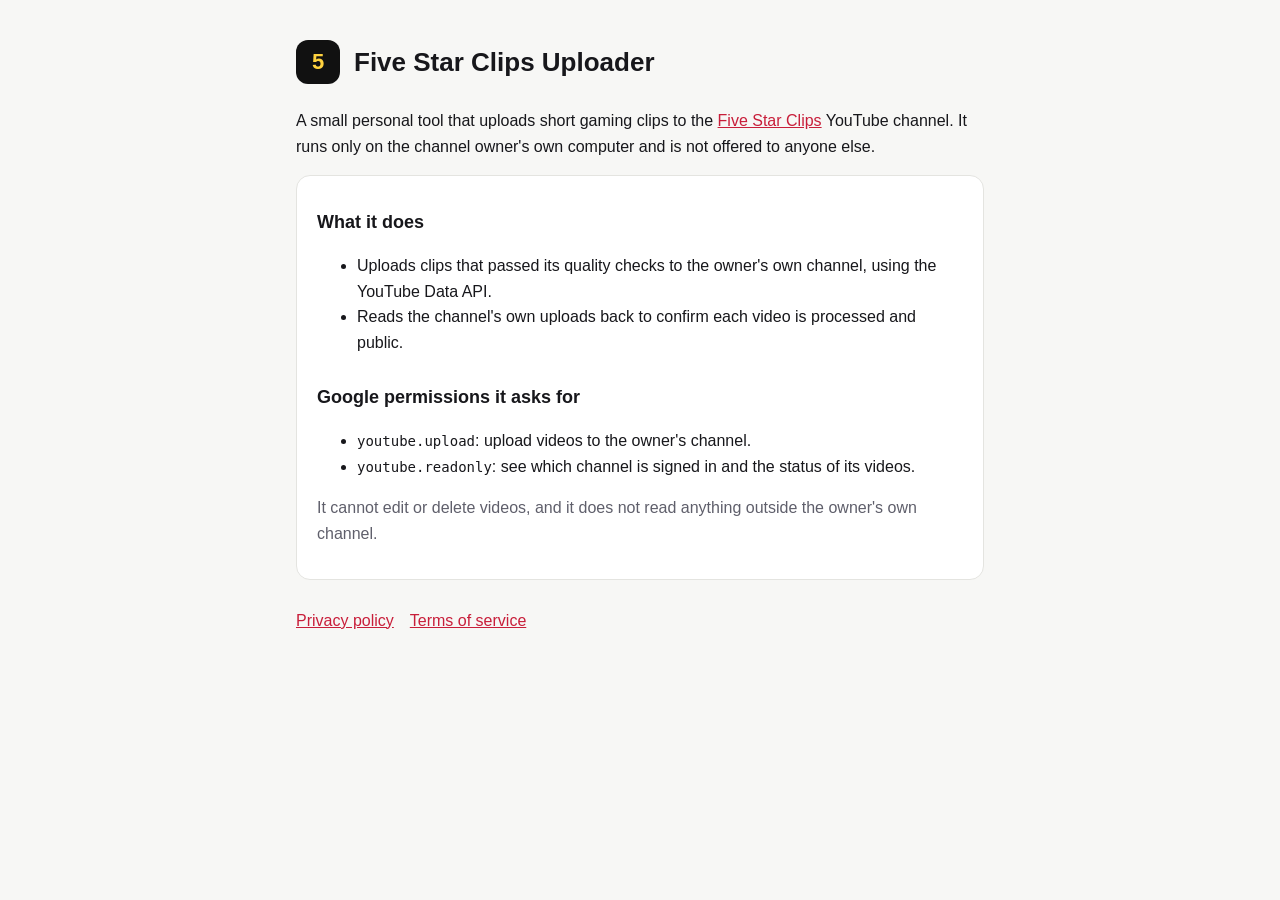
<file: index.html>
<!doctype html>
<html lang="en">
<head>
<meta charset="utf-8">
<meta name="viewport" content="width=device-width,initial-scale=1">
<title>Five Star Clips Uploader</title>
<meta name="description" content="A personal tool that uploads short gaming clips to the Five Star Clips YouTube channel.">
<link rel="stylesheet" href="style.css">
</head>
<body><main>
<header><div class="mark" aria-hidden="true">5</div><h1>Five Star Clips Uploader</h1></header>
<p>A small personal tool that uploads short gaming clips to the
<a href="https://www.youtube.com/@fivestarclips2026">Five Star Clips</a> YouTube channel.
It runs only on the channel owner's own computer and is not offered to anyone else.</p>
<section>
<h2>What it does</h2>
<ul>
<li>Uploads clips that passed its quality checks to the owner's own channel, using the YouTube Data API.</li>
<li>Reads the channel's own uploads back to confirm each video is processed and public.</li>
</ul>
<h2>Google permissions it asks for</h2>
<ul>
<li><code>youtube.upload</code>: upload videos to the owner's channel.</li>
<li><code>youtube.readonly</code>: see which channel is signed in and the status of its videos.</li>
</ul>
<p class="muted">It cannot edit or delete videos, and it does not read anything outside the owner's own channel.</p>
</section>
<nav><a href="privacy.html">Privacy policy</a><a href="terms.html">Terms of service</a></nav>
</main></body>
</html>
</file>
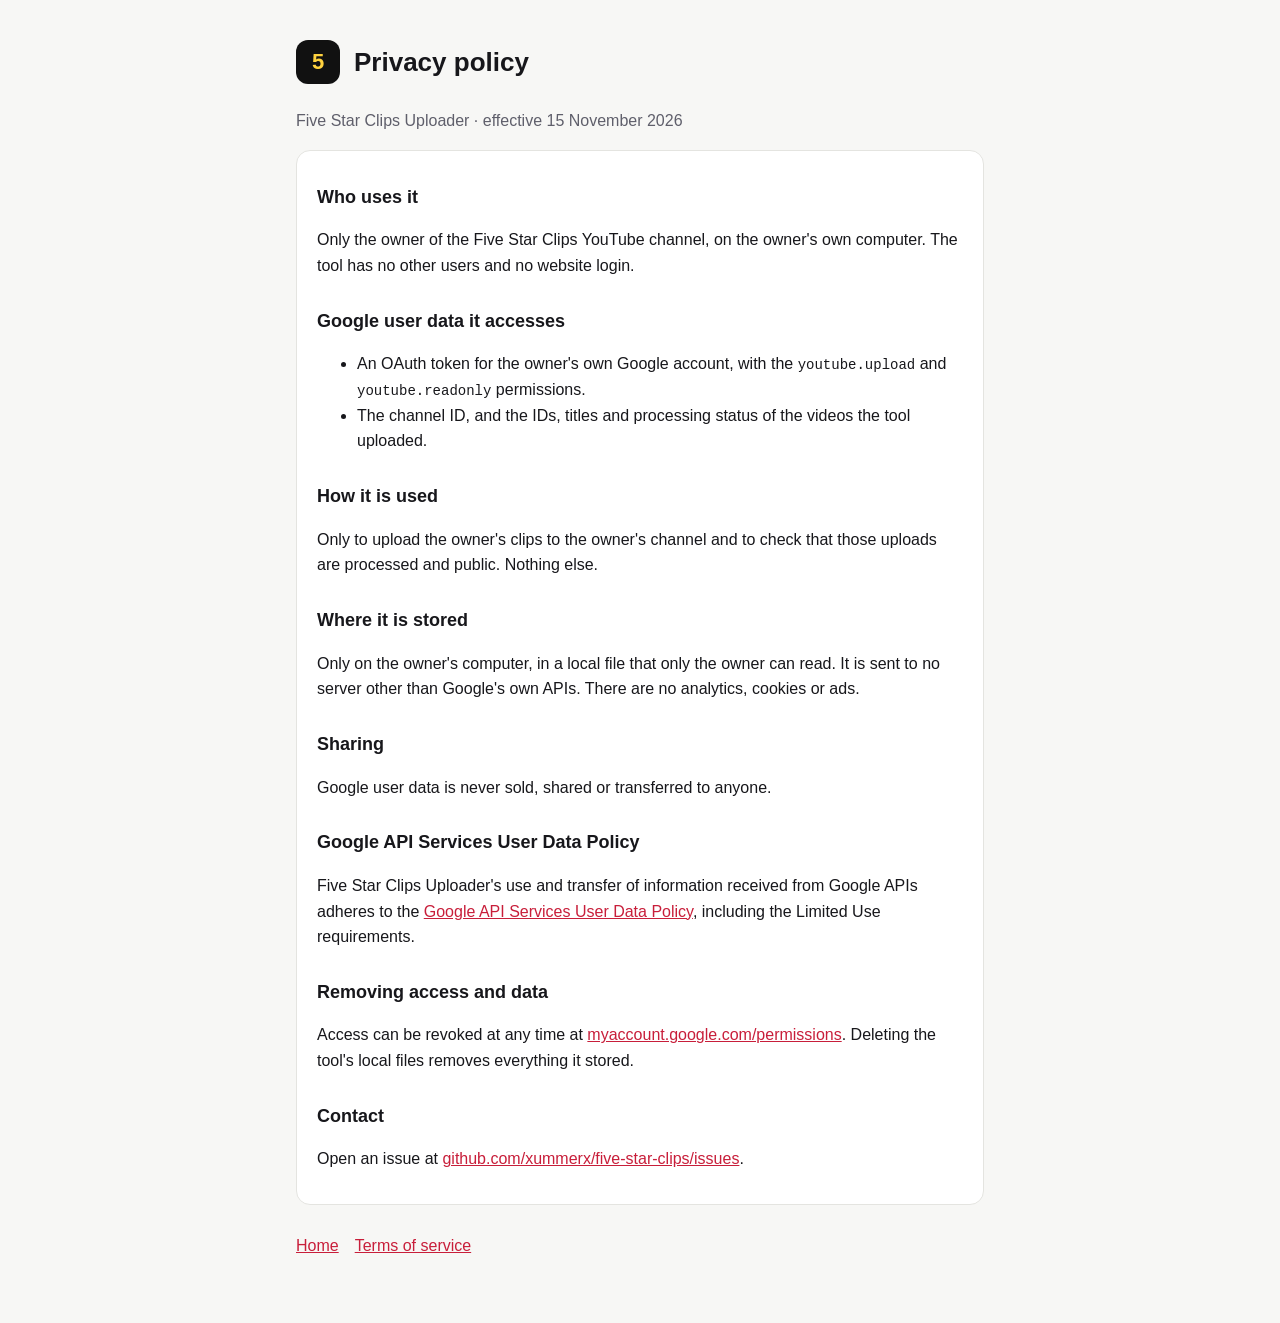
<file: privacy.html>
<!doctype html>
<html lang="en">
<head>
<meta charset="utf-8">
<meta name="viewport" content="width=device-width,initial-scale=1">
<title>Privacy policy · Five Star Clips Uploader</title>
<link rel="stylesheet" href="style.css">
</head>
<body><main>
<header><div class="mark" aria-hidden="true">5</div><h1>Privacy policy</h1></header>
<p class="muted">Five Star Clips Uploader · effective 15 November 2026</p>
<section>
<h2>Who uses it</h2>
<p>Only the owner of the Five Star Clips YouTube channel, on the owner's own computer. The tool has no other users and no website login.</p>
<h2>Google user data it accesses</h2>
<ul>
<li>An OAuth token for the owner's own Google account, with the <code>youtube.upload</code> and <code>youtube.readonly</code> permissions.</li>
<li>The channel ID, and the IDs, titles and processing status of the videos the tool uploaded.</li>
</ul>
<h2>How it is used</h2>
<p>Only to upload the owner's clips to the owner's channel and to check that those uploads are processed and public. Nothing else.</p>
<h2>Where it is stored</h2>
<p>Only on the owner's computer, in a local file that only the owner can read. It is sent to no server other than Google's own APIs. There are no analytics, cookies or ads.</p>
<h2>Sharing</h2>
<p>Google user data is never sold, shared or transferred to anyone.</p>
<h2>Google API Services User Data Policy</h2>
<p>Five Star Clips Uploader's use and transfer of information received from Google APIs adheres to the
<a href="https://developers.google.com/terms/api-services-user-data-policy">Google API Services User Data Policy</a>,
including the Limited Use requirements.</p>
<h2>Removing access and data</h2>
<p>Access can be revoked at any time at <a href="https://myaccount.google.com/permissions">myaccount.google.com/permissions</a>.
Deleting the tool's local files removes everything it stored.</p>
<h2>Contact</h2>
<p>Open an issue at <a href="https://github.com/xummerx/five-star-clips/issues">github.com/xummerx/five-star-clips/issues</a>.</p>
</section>
<nav><a href="index.html">Home</a><a href="terms.html">Terms of service</a></nav>
</main></body>
</html>
</file>
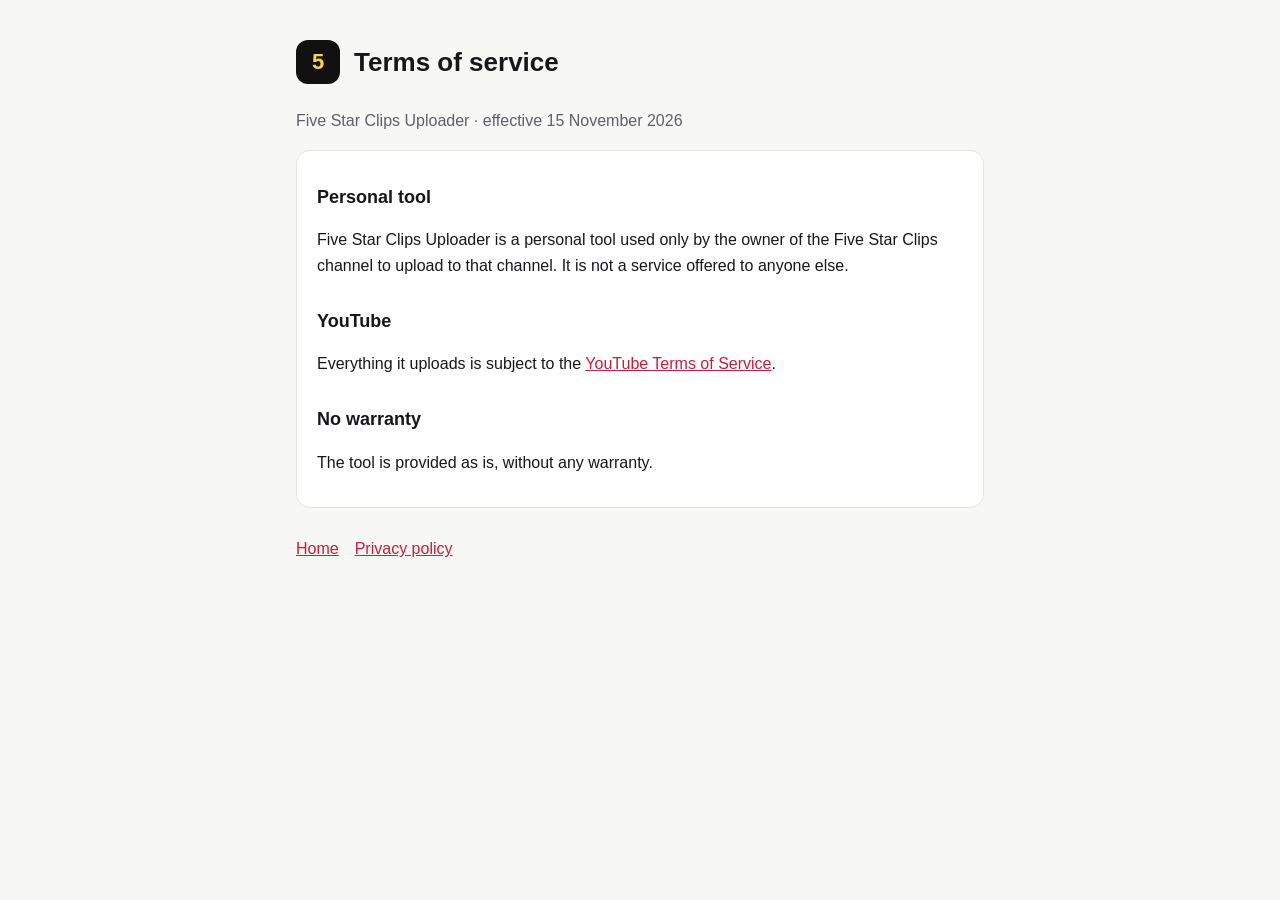
<file: terms.html>
<!doctype html>
<html lang="en">
<head>
<meta charset="utf-8">
<meta name="viewport" content="width=device-width,initial-scale=1">
<title>Terms of service · Five Star Clips Uploader</title>
<link rel="stylesheet" href="style.css">
</head>
<body><main>
<header><div class="mark" aria-hidden="true">5</div><h1>Terms of service</h1></header>
<p class="muted">Five Star Clips Uploader · effective 15 November 2026</p>
<section>
<h2>Personal tool</h2>
<p>Five Star Clips Uploader is a personal tool used only by the owner of the Five Star Clips channel to upload to that channel. It is not a service offered to anyone else.</p>
<h2>YouTube</h2>
<p>Everything it uploads is subject to the <a href="https://www.youtube.com/t/terms">YouTube Terms of Service</a>.</p>
<h2>No warranty</h2>
<p>The tool is provided as is, without any warranty.</p>
</section>
<nav><a href="index.html">Home</a><a href="privacy.html">Privacy policy</a></nav>
</main></body>
</html>
</file>
<file: style.css>
:root{--bg:#f7f7f5;--card:#fff;--ink:#17171b;--muted:#5f5f6b;--line:#e4e4e0;--accent:#c81e3a}
@media (prefers-color-scheme:dark){:root{--bg:#121215;--card:#1b1b20;--ink:#f2f2f4;--muted:#a3a3ad;--line:#2c2c33;--accent:#ff5a73}}
*{box-sizing:border-box}
body{margin:0;background:var(--bg);color:var(--ink);font:16px/1.6 -apple-system,BlinkMacSystemFont,"Segoe UI",Helvetica,Arial,sans-serif}
main{max-width:720px;margin:0 auto;padding:40px 16px 64px}
header{display:flex;align-items:center;gap:14px;margin-bottom:24px}
.mark{width:44px;height:44px;border-radius:12px;background:#111;display:grid;place-items:center;color:#ffd23f;font-weight:800;font-size:22px}
h1{font-size:26px;line-height:1.25;margin:0}h2{font-size:18px;margin:28px 0 8px}
p,li{color:var(--ink)}.muted{color:var(--muted)}
section{background:var(--card);border:1px solid var(--line);border-radius:14px;padding:4px 20px 16px;margin:16px 0}
a{color:var(--accent)}code{font-size:14px}
nav{margin-top:28px;display:flex;flex-wrap:wrap;gap:16px}
</file>
